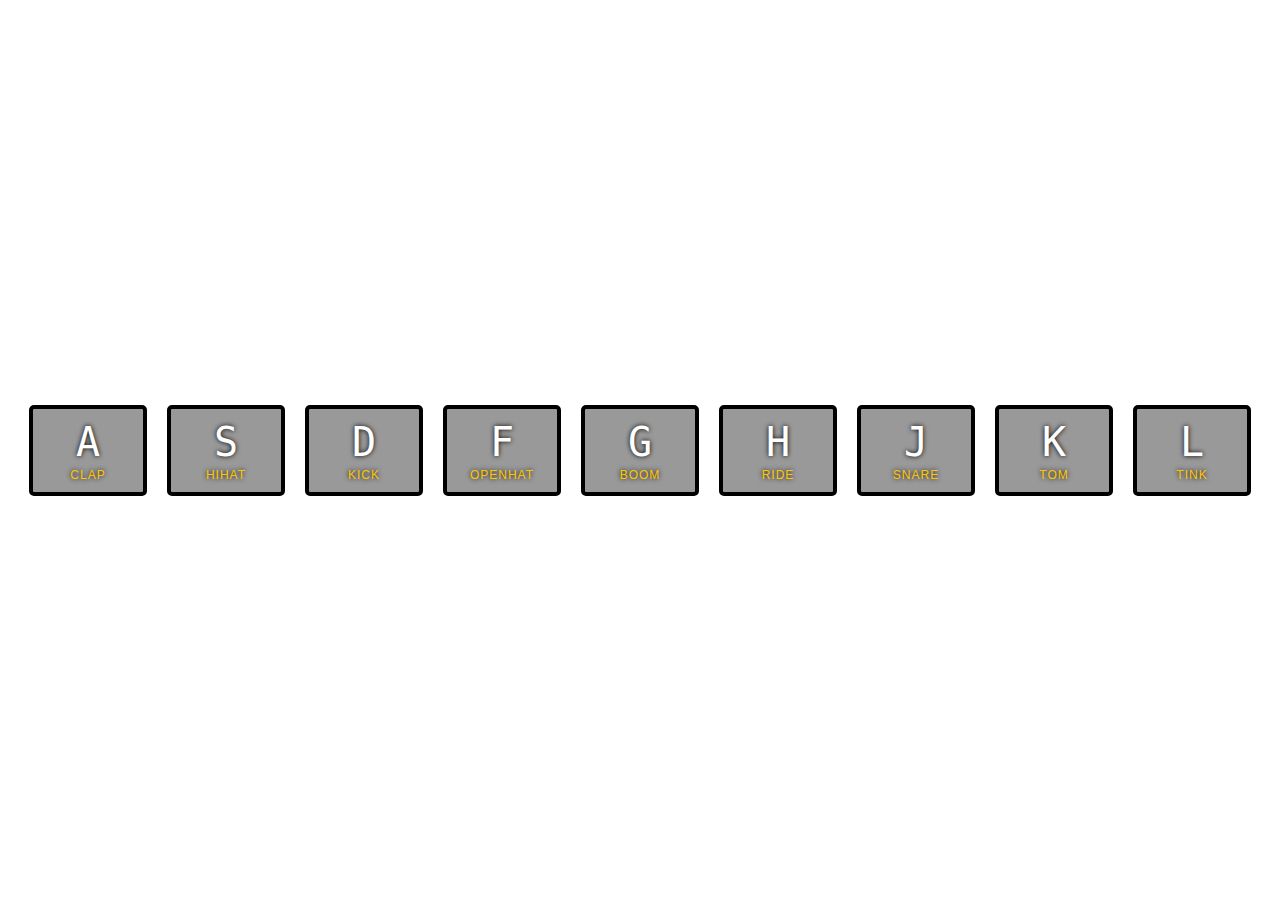
<file: 01 - JavaScript Drum Kit/index.html>
<!DOCTYPE html>
<html lang="en">
<head>
  <meta charset="UTF-8">
  <title>JS Drum Kit</title>
  <link rel="stylesheet" href="style.css">
</head>
<body>


  <div class="keys">
    <div data-key="65" class="key">
      <kbd>A</kbd>
      <span class="sound">clap</span>
    </div>
    <div data-key="83" class="key">
      <kbd>S</kbd>
      <span class="sound">hihat</span>
    </div>
    <div data-key="68" class="key">
      <kbd>D</kbd>
      <span class="sound">kick</span>
    </div>
    <div data-key="70" class="key">
      <kbd>F</kbd>
      <span class="sound">openhat</span>
    </div>
    <div data-key="71" class="key">
      <kbd>G</kbd>
      <span class="sound">boom</span>
    </div>
    <div data-key="72" class="key">
      <kbd>H</kbd>
      <span class="sound">ride</span>
    </div>
    <div data-key="74" class="key">
      <kbd>J</kbd>
      <span class="sound">snare</span>
    </div>
    <div data-key="75" class="key">
      <kbd>K</kbd>
      <span class="sound">tom</span>
    </div>
    <div data-key="76" class="key">
      <kbd>L</kbd>
      <span class="sound">tink</span>
    </div>
  </div>

  <audio data-key="65" src="sounds/clap.wav"></audio>
  <audio data-key="83" src="sounds/hihat.wav"></audio>
  <audio data-key="68" src="sounds/kick.wav"></audio>
  <audio data-key="70" src="sounds/openhat.wav"></audio>
  <audio data-key="71" src="sounds/boom.wav"></audio>
  <audio data-key="72" src="sounds/ride.wav"></audio>
  <audio data-key="74" src="sounds/snare.wav"></audio>
  <audio data-key="75" src="sounds/tom.wav"></audio>
  <audio data-key="76" src="sounds/tink.wav"></audio>

<script>

    function playSound(e) {
      const audio = document.querySelector(`audio[data-key="${e.keyCode}"]`);
      const key = document.querySelector(`.key[data-key="${e.keyCode}"]`);

      if(!audio) return; // stop the function from running all together
      
      audio.currentTime = 0; // rewind to the start
      audio.play();

      key.classList.add('playing');
    }

    function removeTransition(e) {
      if (e.propertyName !== 'transform') return; // skip it if it's not a transform
      this.classList.remove('playing');

    }

    const keys = document.querySelectorAll('.key');
    keys.forEach(key => key.addEventListener('transitionend', removeTransition))
    window.addEventListener('keydown', playSound);


</script>


</body>
</html>
</file>
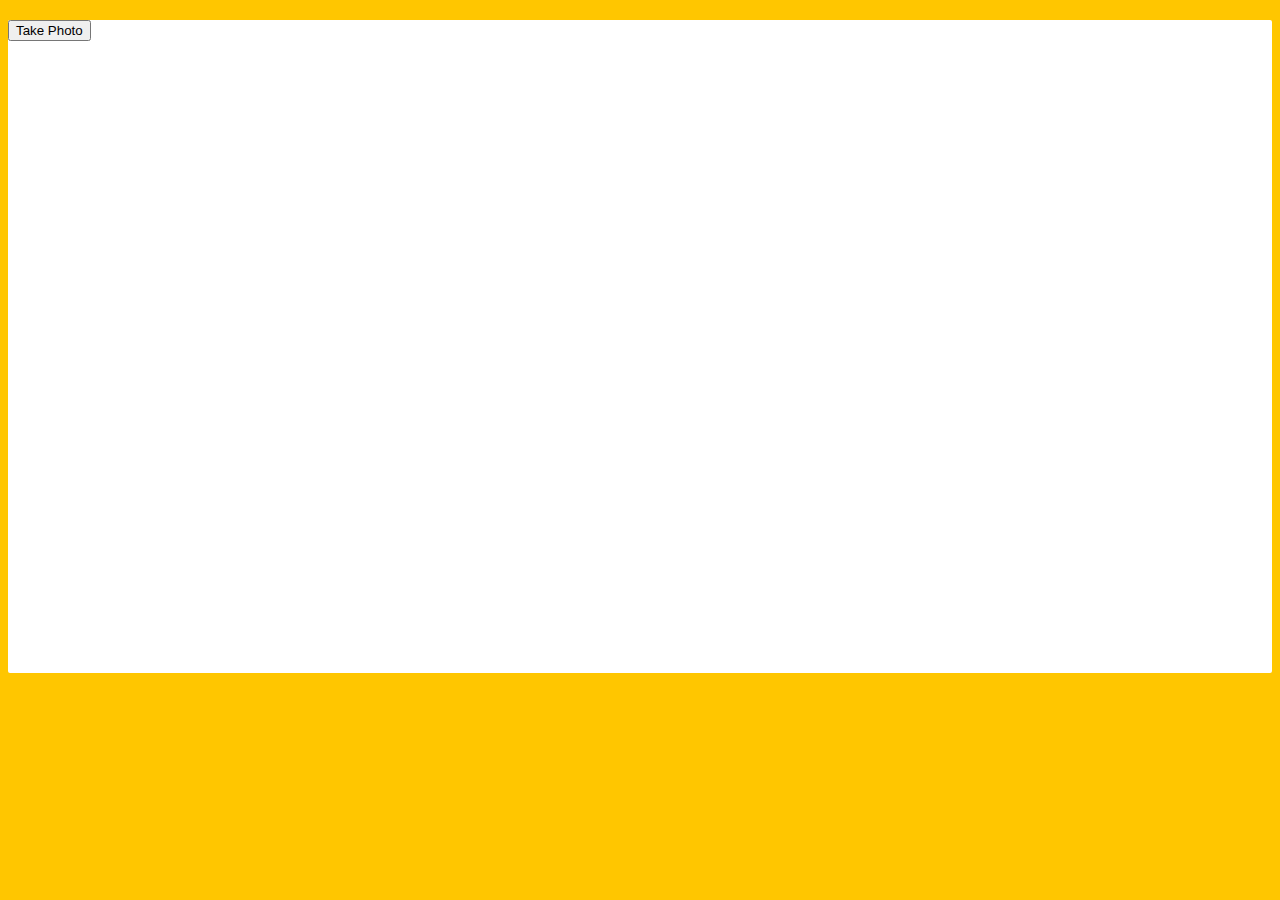
<file: 19 - Webcam Fun/index.html>
<!DOCTYPE html>
<html lang="en">
<head>
  <meta charset="UTF-8">
  <title>Get User Media Code Along!</title>
  <link rel="stylesheet" href="style.css">
</head>
<body>

  <div class="photobooth">
    <div class="controls">
      <button onClick="takePhoto()">Take Photo</button>
<!--       <div class="rgb">
        <label for="rmin">Red Min:</label>
        <input type="range" min=0 max=255 name="rmin">
        <label for="rmax">Red Max:</label>
        <input type="range" min=0 max=255 name="rmax">

        <br>

        <label for="gmin">Green Min:</label>
        <input type="range" min=0 max=255 name="gmin">
        <label for="gmax">Green Max:</label>
        <input type="range" min=0 max=255 name="gmax">

        <br>

        <label for="bmin">Blue Min:</label>
        <input type="range" min=0 max=255 name="bmin">
        <label for="bmax">Blue Max:</label>
        <input type="range" min=0 max=255 name="bmax">
      </div> -->
    </div>

    <canvas class="photo"></canvas>
    <video class="player"></video>
    <div class="strip"></div>
  </div>

  <audio class="snap" src="https://wesbos.com/demos/photobooth/snap.mp3" hidden></audio>

  <script src="scripts.js"></script>

</body>
</html>
</file>
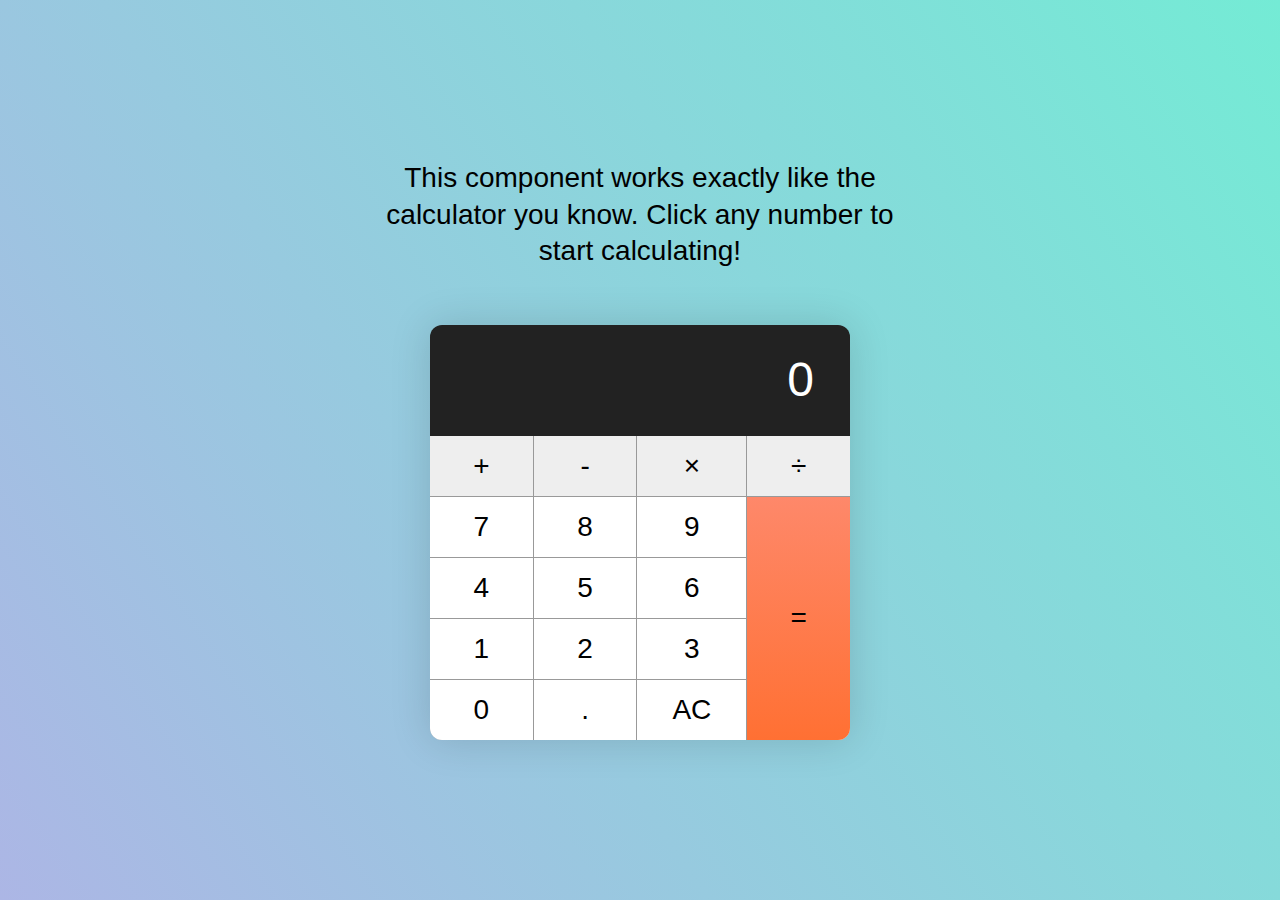
<file: calculator/index.html>
<!doctype html>

<html lang="pt_br">
<head>
  <meta charset="utf-8">

  <title>Calculator</title>
  <meta name="description" content="Calculator">
  <meta name="author" content="Andre Dias">

  <link rel="stylesheet" href="css/index.css">

</head>

<body>
    <div class="container">
        <p>
          This component works exactly like the calculator you know. Click any number to start calculating!
        </p>
        <div class="calculator">
          <div class="calculator__display">0</div>
    
          <div class="calculator__keys">
            <button class="key--operator" data-action="add">+</button>
            <button class="key--operator" data-action="subtract">-</button>
            <button class="key--operator" data-action="multiply">&times;</button>
            <button class="key--operator" data-action="divide">÷</button>
            <button>7</button>
            <button>8</button>
            <button>9</button>
            <button>4</button>
            <button>5</button>
            <button>6</button>
            <button>1</button>
            <button>2</button>
            <button>3</button>
            <button>0</button>
            <button data-action="decimal">.</button>
            <button data-action="clear">AC</button>
            <button class="key--equal" data-action="calculate">=</button>
          </div>
        </div>
      </div>


    <script src="js/index.js"></script>
</body>
</html>
</file>
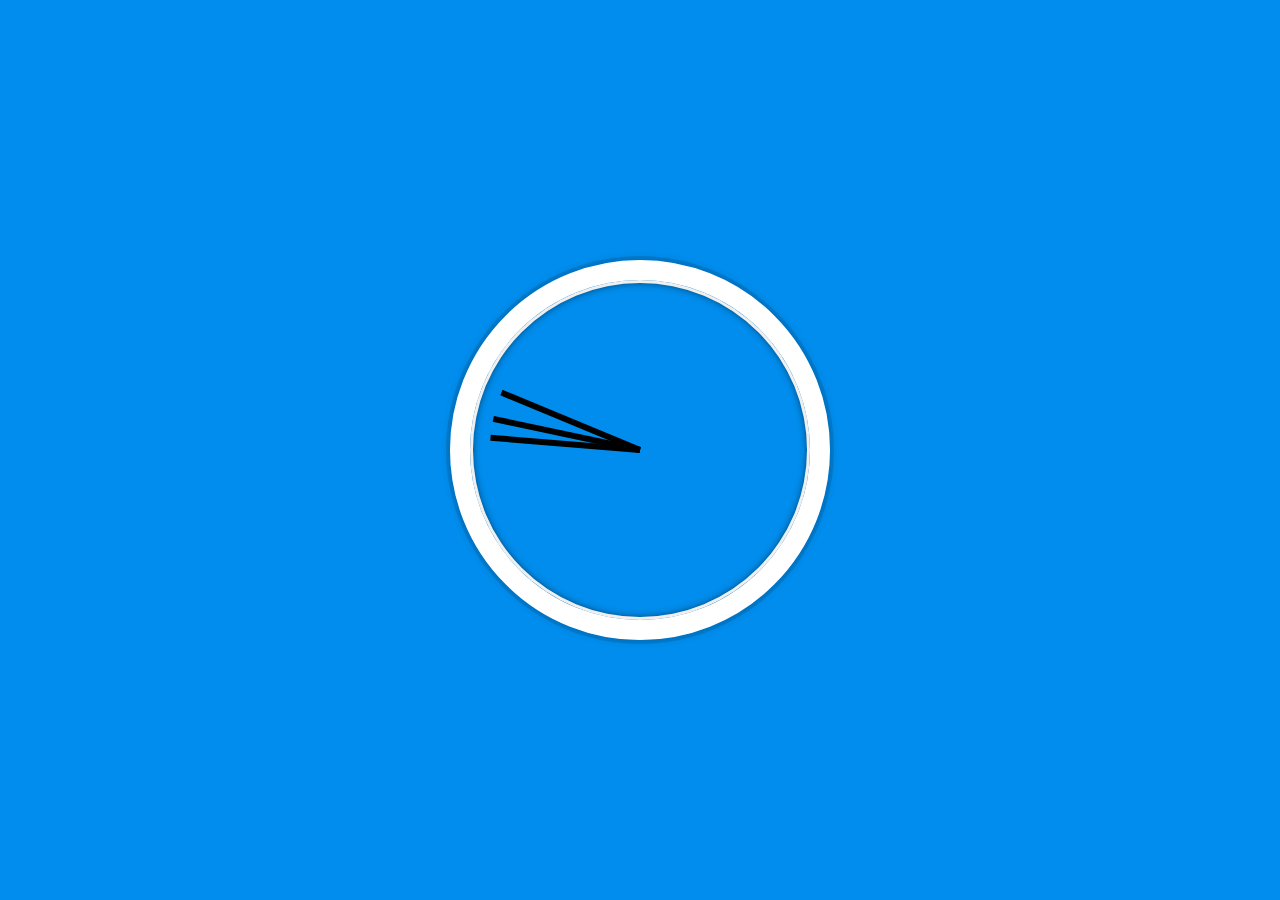
<file: 02 - JS and CSS Clock/index-FINISHED.html>
<!DOCTYPE html>
<html lang="en">
<head>
  <meta charset="UTF-8">
  <title>JS + CSS Clock</title>
</head>
<body>


    <div class="clock">
      <div class="clock-face">
        <div class="hand hour-hand"></div>
        <div class="hand min-hand"></div>
        <div class="hand second-hand"></div>
      </div>
    </div>


  <style>
    html {
      background: #018DED url(https://unsplash.it/1500/1000?image=881&blur=5);
      background-size: cover;
      font-family: 'helvetica neue';
      text-align: center;
      font-size: 10px;
    }

    body {
      margin: 0;
      font-size: 2rem;
      display: flex;
      flex: 1;
      min-height: 100vh;
      align-items: center;
    }

    .clock {
      width: 30rem;
      height: 30rem;
      border: 20px solid white;
      border-radius: 50%;
      margin: 50px auto;
      position: relative;
      padding: 2rem;
      box-shadow:
        0 0 0 4px rgba(0,0,0,0.1),
        inset 0 0 0 3px #EFEFEF,
        inset 0 0 10px black,
        0 0 10px rgba(0,0,0,0.2);
    }

    .clock-face {
      position: relative;
      width: 100%;
      height: 100%;
      transform: translateY(-3px); /* account for the height of the clock hands */
    }

    .hand {
      width: 50%;
      height: 6px;
      background: black;
      position: absolute;
      top: 50%;
      transform-origin: 100%;
      transform: rotate(90deg);
      transition: all 0.05s;
      transition-timing-function: cubic-bezier(0.1, 2.7, 0.58, 1);
    }
</style>

<script>
  const secondHand = document.querySelector('.second-hand');
  const minsHand = document.querySelector('.min-hand');
  const hourHand = document.querySelector('.hour-hand');

  function setDate() {
    const now = new Date();

    const seconds = now.getSeconds();
    const secondsDegrees = ((seconds / 60) * 360) + 90;
    secondHand.style.transform = `rotate(${secondsDegrees}deg)`;

    const mins = now.getMinutes();
    const minsDegrees = ((mins / 60) * 360) + ((seconds/60)*6) + 90;
    minsHand.style.transform = `rotate(${minsDegrees}deg)`;

    const hour = now.getHours();
    const hourDegrees = ((hour / 12) * 360) + ((mins/60)*30) + 90;
    hourHand.style.transform = `rotate(${hourDegrees}deg)`;
  }

  setInterval(setDate, 1000);

  setDate();

</script>
</body>
</html>
</file>
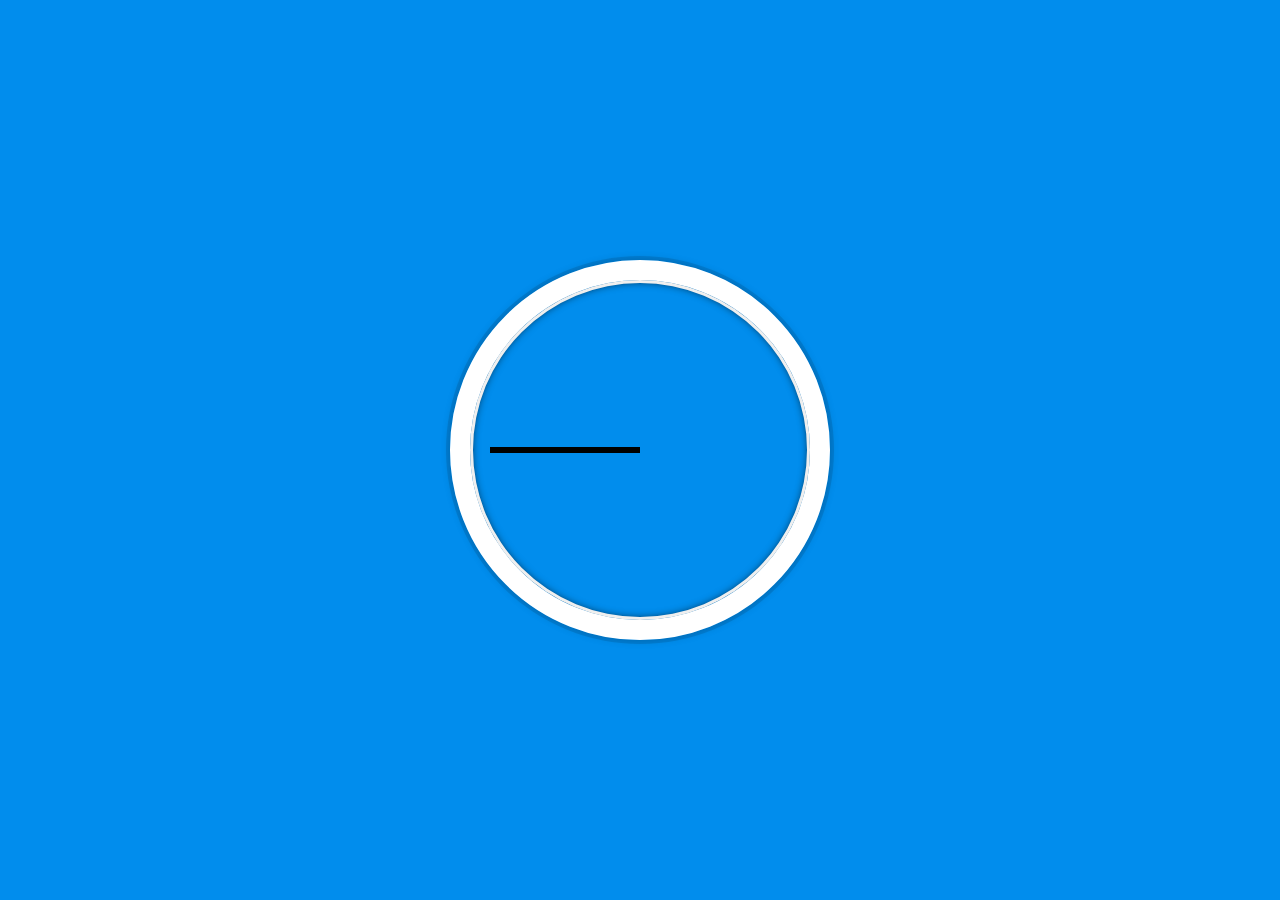
<file: 02 - JS and CSS Clock/index-START.html>
<!DOCTYPE html>
<html lang="en">
<head>
  <meta charset="UTF-8">
  <title>JS + CSS Clock</title>
</head>
<body>


    <div class="clock">
      <div class="clock-face">
        <div class="hand hour-hand"></div>
        <div class="hand min-hand"></div>
        <div class="hand second-hand"></div>
      </div>
    </div>


  <style>
    html {
      background: #018DED url(http://unsplash.it/1500/1000?image=881&blur=5);
      background-size: cover;
      font-family: 'helvetica neue';
      text-align: center;
      font-size: 10px;
    }

    body {
      margin: 0;
      font-size: 2rem;
      display: flex;
      flex: 1;
      min-height: 100vh;
      align-items: center;
    }

    .clock {
      width: 30rem;
      height: 30rem;
      border: 20px solid white;
      border-radius: 50%;
      margin: 50px auto;
      position: relative;
      padding: 2rem;
      box-shadow:
        0 0 0 4px rgba(0,0,0,0.1),
        inset 0 0 0 3px #EFEFEF,
        inset 0 0 10px black,
        0 0 10px rgba(0,0,0,0.2);
    }

    .clock-face {
      position: relative;
      width: 100%;
      height: 100%;
      transform: translateY(-3px); /* account for the height of the clock hands */
    }

    .hand {
      width: 50%;
      height: 6px;
      background: black;
      position: absolute;
      top: 50%;
    }

  </style>

  <script>


  </script>
</body>
</html>
</file>
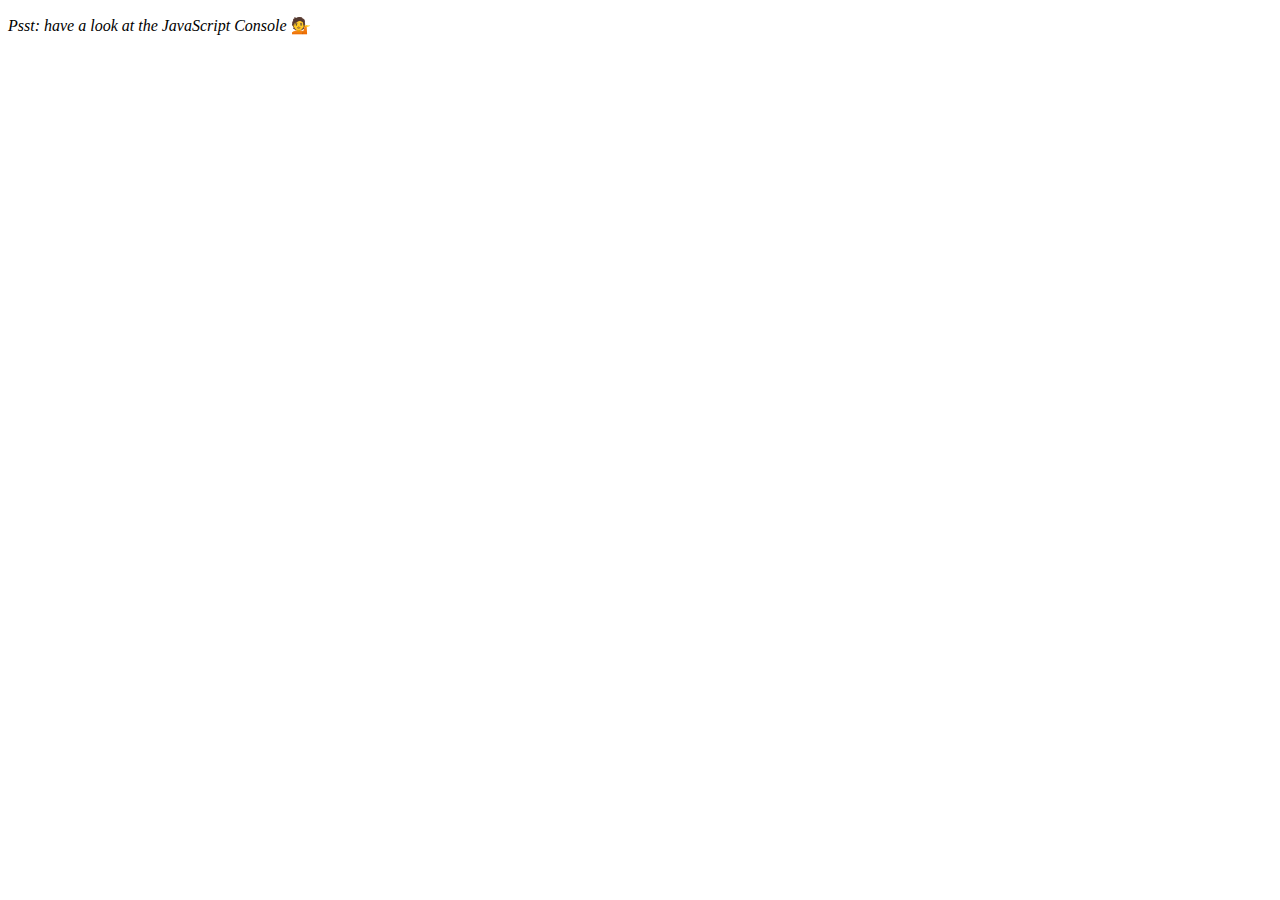
<file: 04 - Array Cardio Day 1/index-FINISHED.html>
<!DOCTYPE html>
<html lang="en">
<head>
  <meta charset="UTF-8">
  <title>Array Cardio 💪</title>
</head>
<body>
  <p><em>Psst: have a look at the JavaScript Console</em> 💁</p>
  <script>
    // Get your shorts on - this is an array workout!
    // ## Array Cardio Day 1

    // Some data we can work with

    const inventors = [
      { first: 'Albert', last: 'Einstein', year: 1879, passed: 1955 },
      { first: 'Isaac', last: 'Newton', year: 1643, passed: 1727 },
      { first: 'Galileo', last: 'Galilei', year: 1564, passed: 1642 },
      { first: 'Marie', last: 'Curie', year: 1867, passed: 1934 },
      { first: 'Johannes', last: 'Kepler', year: 1571, passed: 1630 },
      { first: 'Nicolaus', last: 'Copernicus', year: 1473, passed: 1543 },
      { first: 'Max', last: 'Planck', year: 1858, passed: 1947 },
      { first: 'Katherine', last: 'Blodgett', year: 1898, passed: 1979 },
      { first: 'Ada', last: 'Lovelace', year: 1815, passed: 1852 },
      { first: 'Sarah E.', last: 'Goode', year: 1855, passed: 1905 },
      { first: 'Lise', last: 'Meitner', year: 1878, passed: 1968 },
      { first: 'Hanna', last: 'Hammarström', year: 1829, passed: 1909 }
    ];

    const people = ['Beck, Glenn', 'Becker, Carl', 'Beckett, Samuel', 'Beddoes, Mick', 'Beecher, Henry', 'Beethoven, Ludwig', 'Begin, Menachem', 'Belloc, Hilaire', 'Bellow, Saul', 'Benchley, Robert', 'Benenson, Peter', 'Ben-Gurion, David', 'Benjamin, Walter', 'Benn, Tony', 'Bennington, Chester', 'Benson, Leana', 'Bent, Silas', 'Bentsen, Lloyd', 'Berger, Ric', 'Bergman, Ingmar', 'Berio, Luciano', 'Berle, Milton', 'Berlin, Irving', 'Berne, Eric', 'Bernhard, Sandra', 'Berra, Yogi', 'Berry, Halle', 'Berry, Wendell', 'Bethea, Erin', 'Bevan, Aneurin', 'Bevel, Ken', 'Biden, Joseph', 'Bierce, Ambrose', 'Biko, Steve', 'Billings, Josh', 'Biondo, Frank', 'Birrell, Augustine', 'Black Elk', 'Blair, Robert', 'Blair, Tony', 'Blake, William'];

    // Array.prototype.filter()
    // 1. Filter the list of inventors for those who were born in the 1500's
    const fifteen = inventors.filter(inventor => (inventor.year >= 1500 && inventor.year < 1600));

    console.table(fifteen);

    // Array.prototype.map()
    // 2. Give us an array of the inventor first and last names
    const fullNames = inventors.map(inventor => `${inventor.first} ${inventor.last}`);
    console.log(fullNames);

    // Array.prototype.sort()
    // 3. Sort the inventors by birthdate, oldest to youngest
    // const ordered = inventors.sort(function(a, b) {
    //   if(a.year > b.year) {
    //     return 1;
    //   } else {
    //     return -1;
    //   }
    // });

    const ordered = inventors.sort((a, b) => a.year > b.year ? 1 : -1);
    console.table(ordered);

    // Array.prototype.reduce()
    // 4. How many years did all the inventors live?
    const totalYears = inventors.reduce((total, inventor) => {
      return total + (inventor.passed - inventor.year);
    }, 0);

    console.log(totalYears);

    // 5. Sort the inventors by years lived
    const oldest = inventors.sort(function(a, b) {
      const lastInventor = a.passed - a.year;
      const nextInventor = b.passed - b.year;
      return lastInventor > nextInventor ? -1 : 1;
    });
    console.table(oldest);

    // 6. create a list of Boulevards in Paris that contain 'de' anywhere in the name
    // https://en.wikipedia.org/wiki/Category:Boulevards_in_Paris

    // const category = document.querySelector('.mw-category');
    // const links = Array.from(category.querySelectorAll('a'));
    // const de = links
    //             .map(link => link.textContent)
    //             .filter(streetName => streetName.includes('de'));

    // 7. sort Exercise
    // Sort the people alphabetically by last name
    const alpha = people.sort((lastOne, nextOne) => {
      const [aLast, aFirst] = lastOne.split(', ');
      const [bLast, bFirst] = nextOne.split(', ');
      return aLast > bLast ? 1 : -1;
    });
    console.log(alpha);

    // 8. Reduce Exercise
    // Sum up the instances of each of these
    const data = ['car', 'car', 'truck', 'truck', 'bike', 'walk', 'car', 'van', 'bike', 'walk', 'car', 'van', 'car', 'truck', 'pogostick'];

    const transportation = data.reduce(function(obj, item) {
      if (!obj[item]) {
        obj[item] = 0;
      }
      obj[item]++;
      return obj;
    }, {});

    console.log(transportation);

  </script>
</body>
</html>
</file>
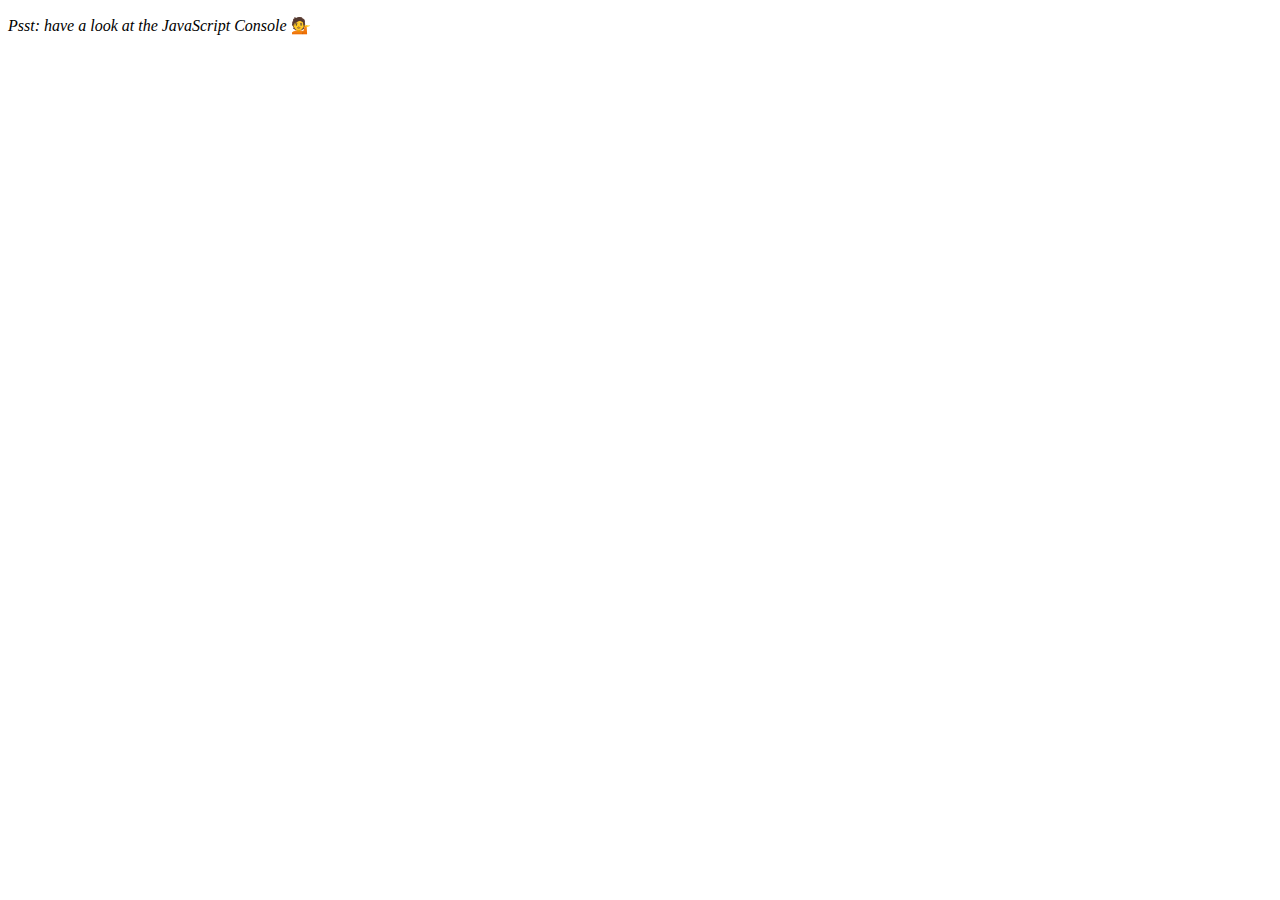
<file: 04 - Array Cardio Day 1/index-START.html>
<!DOCTYPE html>
<html lang="en">
<head>
  <meta charset="UTF-8">
  <title>Array Cardio 💪</title>
</head>
<body>
  <p><em>Psst: have a look at the JavaScript Console</em> 💁</p>
  <script>
    // Get your shorts on - this is an array workout!
    // ## Array Cardio Day 1

    // Some data we can work with

    const inventors = [
      { first: 'Albert', last: 'Einstein', year: 1879, passed: 1955 },
      { first: 'Isaac', last: 'Newton', year: 1643, passed: 1727 },
      { first: 'Galileo', last: 'Galilei', year: 1564, passed: 1642 },
      { first: 'Marie', last: 'Curie', year: 1867, passed: 1934 },
      { first: 'Johannes', last: 'Kepler', year: 1571, passed: 1630 },
      { first: 'Nicolaus', last: 'Copernicus', year: 1473, passed: 1543 },
      { first: 'Max', last: 'Planck', year: 1858, passed: 1947 },
      { first: 'Katherine', last: 'Blodgett', year: 1898, passed: 1979 },
      { first: 'Ada', last: 'Lovelace', year: 1815, passed: 1852 },
      { first: 'Sarah E.', last: 'Goode', year: 1855, passed: 1905 },
      { first: 'Lise', last: 'Meitner', year: 1878, passed: 1968 },
      { first: 'Hanna', last: 'Hammarström', year: 1829, passed: 1909 }
    ];

    const people = ['Beck, Glenn', 'Becker, Carl', 'Beckett, Samuel', 'Beddoes, Mick', 'Beecher, Henry', 'Beethoven, Ludwig', 'Begin, Menachem', 'Belloc, Hilaire', 'Bellow, Saul', 'Benchley, Robert', 'Benenson, Peter', 'Ben-Gurion, David', 'Benjamin, Walter', 'Benn, Tony', 'Bennington, Chester', 'Benson, Leana', 'Bent, Silas', 'Bentsen, Lloyd', 'Berger, Ric', 'Bergman, Ingmar', 'Berio, Luciano', 'Berle, Milton', 'Berlin, Irving', 'Berne, Eric', 'Bernhard, Sandra', 'Berra, Yogi', 'Berry, Halle', 'Berry, Wendell', 'Bethea, Erin', 'Bevan, Aneurin', 'Bevel, Ken', 'Biden, Joseph', 'Bierce, Ambrose', 'Biko, Steve', 'Billings, Josh', 'Biondo, Frank', 'Birrell, Augustine', 'Black, Elk', 'Blair, Robert', 'Blair, Tony', 'Blake, William'];

    // Array.prototype.filter()
    // 1. Filter the list of inventors for those who were born in the 1500's

    // Array.prototype.map()
    // 2. Give us an array of the inventors first and last names

    // Array.prototype.sort()
    // 3. Sort the inventors by birthdate, oldest to youngest

    // Array.prototype.reduce()
    // 4. How many years did all the inventors live all together?

    // 5. Sort the inventors by years lived

    // 6. create a list of Boulevards in Paris that contain 'de' anywhere in the name
    // https://en.wikipedia.org/wiki/Category:Boulevards_in_Paris


    // 7. sort Exercise
    // Sort the people alphabetically by last name

    // 8. Reduce Exercise
    // Sum up the instances of each of these
    const data = ['car', 'car', 'truck', 'truck', 'bike', 'walk', 'car', 'van', 'bike', 'walk', 'car', 'van', 'car', 'truck' ];

  </script>
</body>
</html>
</file>
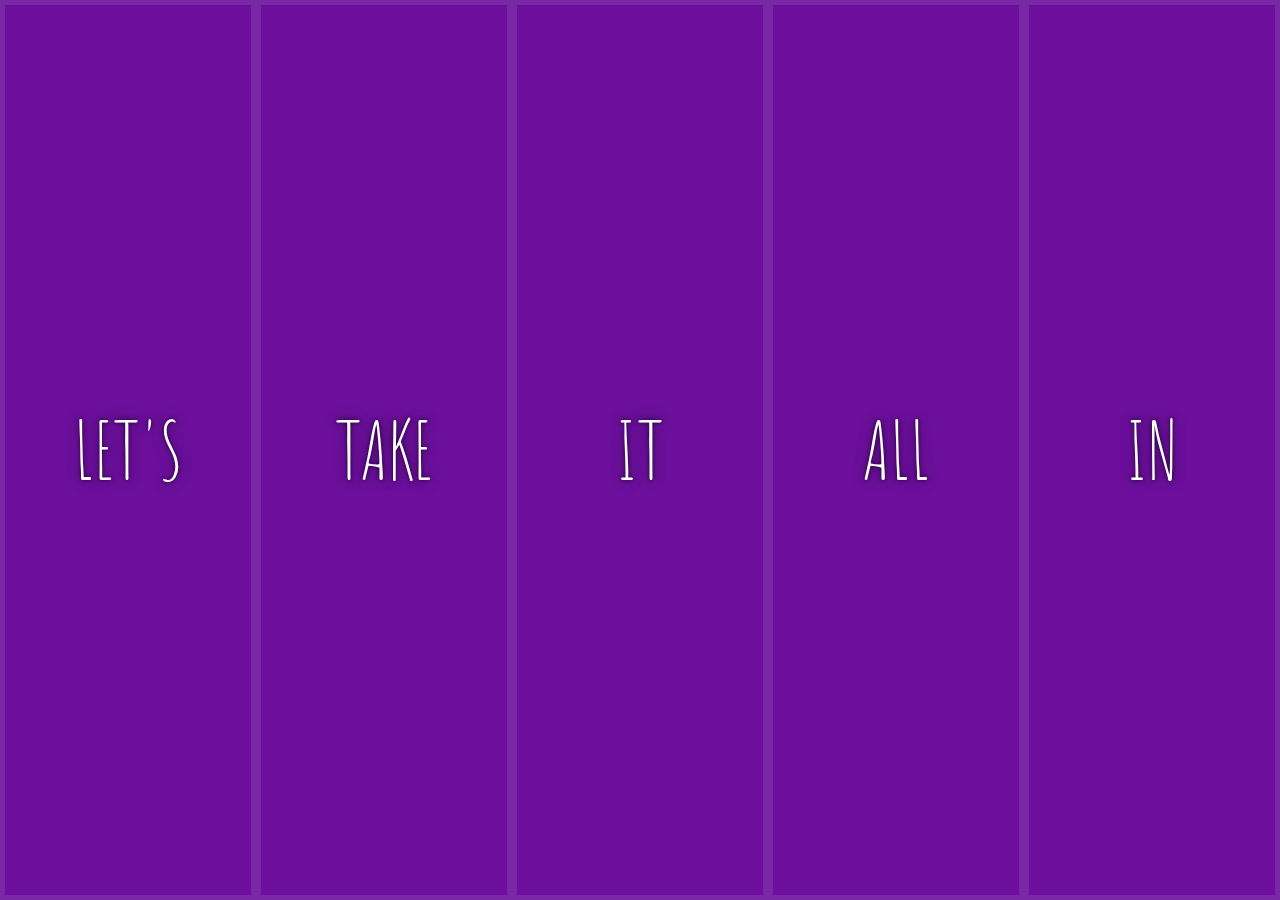
<file: 05 - Flex Panel Gallery/index-FINISHED.html>
<!DOCTYPE html>
<html lang="en">
<head>
  <meta charset="UTF-8">
  <title>Flex Panels 💪</title>
  <link href='https://fonts.googleapis.com/css?family=Amatic+SC' rel='stylesheet' type='text/css'>
</head>
<body>
  <style>
    html {
      box-sizing: border-box;
      background: #ffc600;
      font-family: 'helvetica neue';
      font-size: 20px;
      font-weight: 200;
    }
    
    body {
      margin: 0;
    }
    
    *, *:before, *:after {
      box-sizing: inherit;
    }

    .panels {
      min-height: 100vh;
      overflow: hidden;
      display: flex;
    }

    .panel {
      background: #6B0F9C;
      box-shadow: inset 0 0 0 5px rgba(255,255,255,0.1);
      color: white;
      text-align: center;
      align-items: center;
      /* Safari transitionend event.propertyName === flex */
      /* Chrome + FF transitionend event.propertyName === flex-grow */
      transition:
        font-size 0.7s cubic-bezier(0.61,-0.19, 0.7,-0.11),
        flex 0.7s cubic-bezier(0.61,-0.19, 0.7,-0.11),
        background 0.2s;
      font-size: 20px;
      background-size: cover;
      background-position: center;
      flex: 1;
      justify-content: center;
      display: flex;
      flex-direction: column;
    }

    .panel1 { background-image:url(https://source.unsplash.com/gYl-UtwNg_I/1500x1500); }
    .panel2 { background-image:url(https://source.unsplash.com/rFKUFzjPYiQ/1500x1500); }
    .panel3 { background-image:url(https://images.unsplash.com/photo-1465188162913-8fb5709d6d57?ixlib=rb-0.3.5&q=80&fm=jpg&crop=faces&cs=tinysrgb&w=1500&h=1500&fit=crop&s=967e8a713a4e395260793fc8c802901d); }
    .panel4 { background-image:url(https://source.unsplash.com/ITjiVXcwVng/1500x1500); }
    .panel5 { background-image:url(https://source.unsplash.com/3MNzGlQM7qs/1500x1500); }

    /* Flex Items */
    .panel > * {
      margin: 0;
      width: 100%;
      transition: transform 0.5s;
      flex: 1 0 auto;
      display: flex;
      justify-content: center;
      align-items: center;
    }

    .panel > *:first-child { transform: translateY(-100%); }
    .panel.open-active > *:first-child { transform: translateY(0); }
    .panel > *:last-child { transform: translateY(100%); }
    .panel.open-active > *:last-child { transform: translateY(0); }

    .panel p {
      text-transform: uppercase;
      font-family: 'Amatic SC', cursive;
      text-shadow: 0 0 4px rgba(0, 0, 0, 0.72), 0 0 14px rgba(0, 0, 0, 0.45);
      font-size: 2em;
    }
    
    .panel p:nth-child(2) {
      font-size: 4em;
    }

    .panel.open {
      flex: 5;
      font-size: 40px;
    }
    
    @media only screen and (max-width: 600px) {
      .panel p {
        font-size: 1em;
      }
    }
  </style>


  <div class="panels">
    <div class="panel panel1">
      <p>Hey</p>
      <p>Let's</p>
      <p>Dance</p>
    </div>
    <div class="panel panel2">
      <p>Give</p>
      <p>Take</p>
      <p>Receive</p>
    </div>
    <div class="panel panel3">
      <p>Experience</p>
      <p>It</p>
      <p>Today</p>
    </div>
    <div class="panel panel4">
      <p>Give</p>
      <p>All</p>
      <p>You can</p>
    </div>
    <div class="panel panel5">
      <p>Life</p>
      <p>In</p>
      <p>Motion</p>
    </div>
  </div>

  <script>
    const panels = document.querySelectorAll('.panel');

    function toggleOpen() {
      console.log('Hello');
      this.classList.toggle('open');
    }

    function toggleActive(e) {
      console.log(e.propertyName);
      if (e.propertyName.includes('flex')) {
        this.classList.toggle('open-active');
      }
    }

    panels.forEach(panel => panel.addEventListener('click', toggleOpen));
    panels.forEach(panel => panel.addEventListener('transitionend', toggleActive));
  </script>

</body>
</html>
</file>
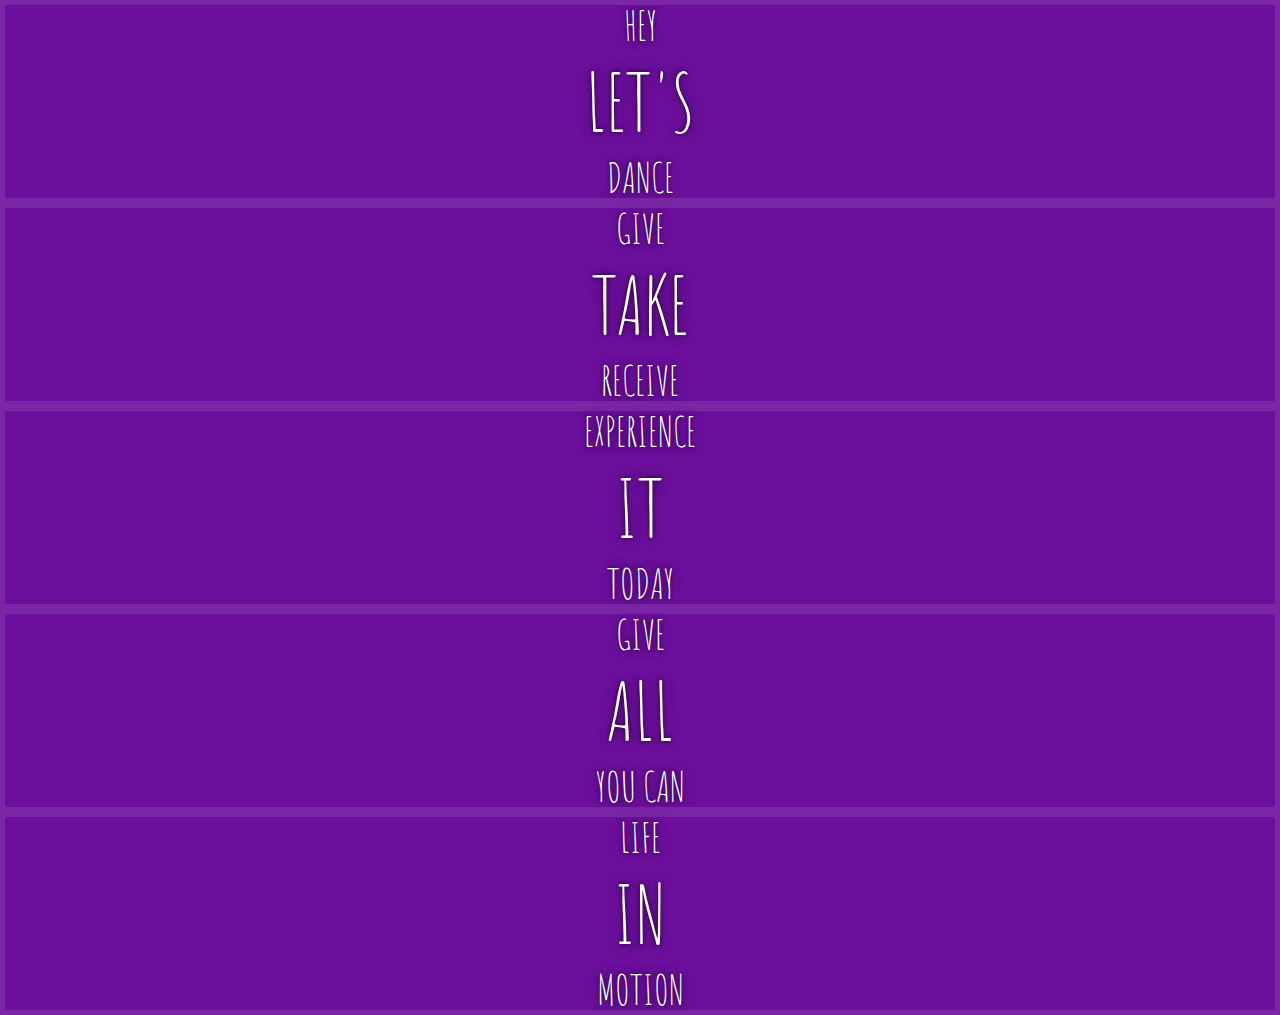
<file: 05 - Flex Panel Gallery/index-START.html>
<!DOCTYPE html>
<html lang="en">
<head>
  <meta charset="UTF-8">
  <title>Flex Panels 💪</title>
  <link href='https://fonts.googleapis.com/css?family=Amatic+SC' rel='stylesheet' type='text/css'>
</head>
<body>
  <style>
    html {
      box-sizing: border-box;
      background: #ffc600;
      font-family: 'helvetica neue';
      font-size: 20px;
      font-weight: 200;
    }
    
    body {
      margin: 0;
    }
    
    *, *:before, *:after {
      box-sizing: inherit;
    }

    .panels {
      min-height: 100vh;
      overflow: hidden;
    }

    .panel {
      background: #6B0F9C;
      box-shadow: inset 0 0 0 5px rgba(255,255,255,0.1);
      color: white;
      text-align: center;
      align-items: center;
      /* Safari transitionend event.propertyName === flex */
      /* Chrome + FF transitionend event.propertyName === flex-grow */
      transition:
        font-size 0.7s cubic-bezier(0.61,-0.19, 0.7,-0.11),
        flex 0.7s cubic-bezier(0.61,-0.19, 0.7,-0.11),
        background 0.2s;
      font-size: 20px;
      background-size: cover;
      background-position: center;
    }

    .panel1 { background-image:url(https://source.unsplash.com/gYl-UtwNg_I/1500x1500); }
    .panel2 { background-image:url(https://source.unsplash.com/rFKUFzjPYiQ/1500x1500); }
    .panel3 { background-image:url(https://images.unsplash.com/photo-1465188162913-8fb5709d6d57?ixlib=rb-0.3.5&q=80&fm=jpg&crop=faces&cs=tinysrgb&w=1500&h=1500&fit=crop&s=967e8a713a4e395260793fc8c802901d); }
    .panel4 { background-image:url(https://source.unsplash.com/ITjiVXcwVng/1500x1500); }
    .panel5 { background-image:url(https://source.unsplash.com/3MNzGlQM7qs/1500x1500); }

    /* Flex Children */
    .panel > * {
      margin: 0;
      width: 100%;
      transition: transform 0.5s;
    }

    .panel p {
      text-transform: uppercase;
      font-family: 'Amatic SC', cursive;
      text-shadow: 0 0 4px rgba(0, 0, 0, 0.72), 0 0 14px rgba(0, 0, 0, 0.45);
      font-size: 2em;
    }
    
    .panel p:nth-child(2) {
      font-size: 4em;
    }

    .panel.open {
      font-size: 40px;
    }

  </style>


  <div class="panels">
    <div class="panel panel1">
      <p>Hey</p>
      <p>Let's</p>
      <p>Dance</p>
    </div>
    <div class="panel panel2">
      <p>Give</p>
      <p>Take</p>
      <p>Receive</p>
    </div>
    <div class="panel panel3">
      <p>Experience</p>
      <p>It</p>
      <p>Today</p>
    </div>
    <div class="panel panel4">
      <p>Give</p>
      <p>All</p>
      <p>You can</p>
    </div>
    <div class="panel panel5">
      <p>Life</p>
      <p>In</p>
      <p>Motion</p>
    </div>
  </div>

  <script>

  </script>



</body>
</html>
</file>
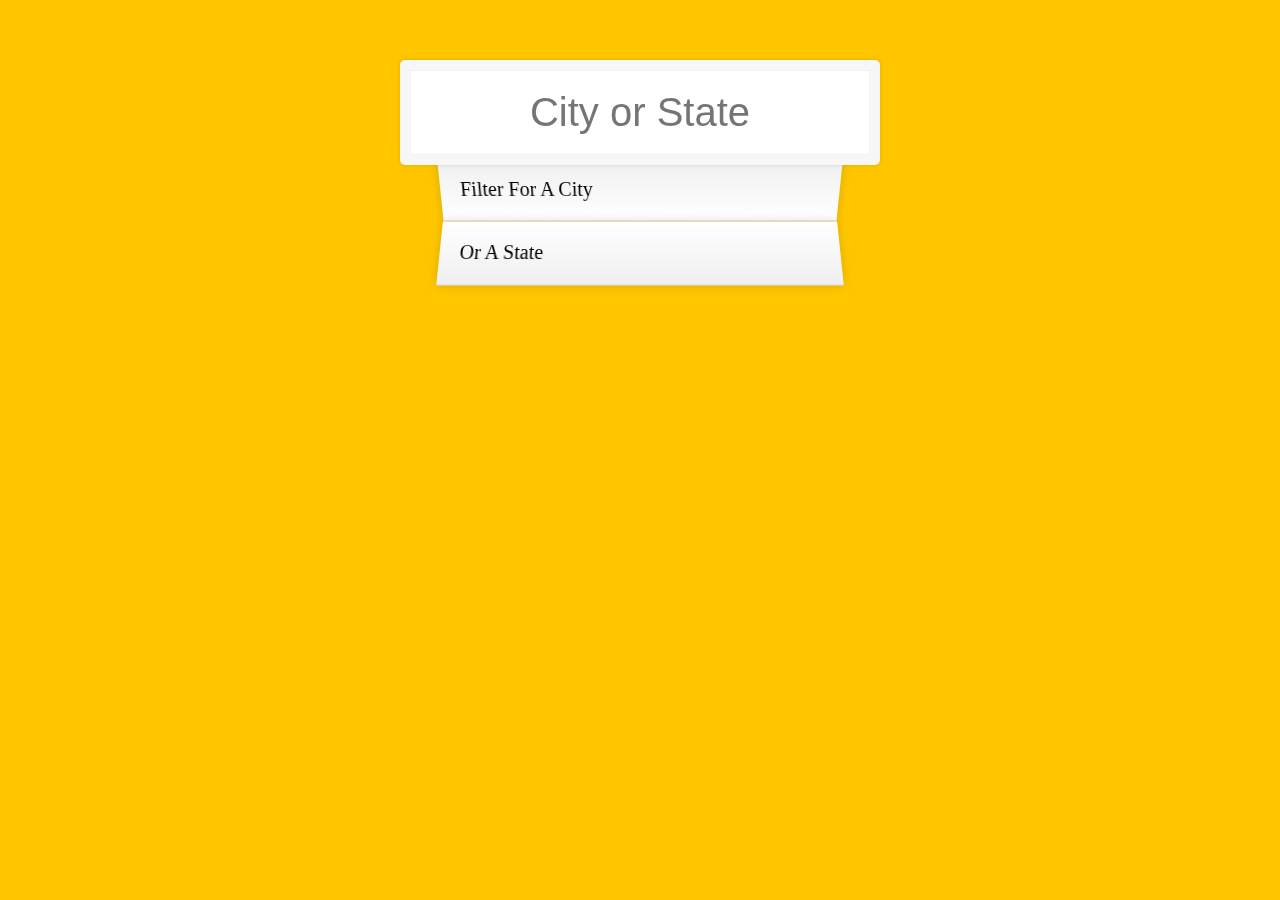
<file: 06 - Type Ahead/index-FINISHED.html>
<!DOCTYPE html>
<html lang="en">
<head>
  <meta charset="UTF-8">
  <title>Type Ahead 👀</title>
  <link rel="stylesheet" href="style.css">
</head>
<body>

  <form class="search-form">
    <input type="text" class="search" placeholder="City or State">
    <ul class="suggestions">
      <li>Filter for a city</li>
      <li>or a state</li>
    </ul>
  </form>
<script>
const endpoint = 'https://gist.githubusercontent.com/Miserlou/c5cd8364bf9b2420bb29/raw/2bf258763cdddd704f8ffd3ea9a3e81d25e2c6f6/cities.json';

const cities = [];
fetch(endpoint)
  .then(blob => blob.json())
  .then(data => cities.push(...data));

function findMatches(wordToMatch, cities) {
  return cities.filter(place => {
    // here we need to figure out if the city or state matches what was searched
    const regex = new RegExp(wordToMatch, 'gi');
    return place.city.match(regex) || place.state.match(regex)
  });
}

function numberWithCommas(x) {
  return x.toString().replace(/\B(?=(\d{3})+(?!\d))/g, ',');
}

function displayMatches() {
  const matchArray = findMatches(this.value, cities);
  const html = matchArray.map(place => {
    const regex = new RegExp(this.value, 'gi');
    const cityName = place.city.replace(regex, `<span class="hl">${this.value}</span>`);
    const stateName = place.state.replace(regex, `<span class="hl">${this.value}</span>`);
    return `
      <li>
        <span class="name">${cityName}, ${stateName}</span>
        <span class="population">${numberWithCommas(place.population)}</span>
      </li>
    `;
  }).join('');
  suggestions.innerHTML = html;
}

const searchInput = document.querySelector('.search');
const suggestions = document.querySelector('.suggestions');

searchInput.addEventListener('change', displayMatches);
searchInput.addEventListener('keyup', displayMatches);

</script>
  </body>
</html>
</file>
<file: 01 - JavaScript Drum Kit/style.css>
html {
  font-size: 10px;
  background: url(https://i.imgur.com/b9r5sEL.jpg) bottom center;
  background-size: cover;
}

body,html {
  margin: 0;
  padding: 0;
  font-family: sans-serif;
}

.keys {
  display: flex;
  flex: 1;
  min-height: 100vh;
  align-items: center;
  justify-content: center;
}

.key {
  border: .4rem solid black;
  border-radius: .5rem;
  margin: 1rem;
  font-size: 1.5rem;
  padding: 1rem .5rem;
  transition: all .07s ease;
  width: 10rem;
  text-align: center;
  color: white;
  background: rgba(0,0,0,0.4);
  text-shadow: 0 0 .5rem black;
}

.playing {
  transform: scale(1.1);
  border-color: #ffc600;
  box-shadow: 0 0 1rem #ffc600;
}

kbd {
  display: block;
  font-size: 4rem;
}

.sound {
  font-size: 1.2rem;
  text-transform: uppercase;
  letter-spacing: .1rem;
  color: #ffc600;
}
</file>
<file: 19 - Webcam Fun/style.css>
html {
  box-sizing: border-box;
}

*, *:before, *:after {
  box-sizing: inherit;
}

html {
  font-size: 10px;
  background: #ffc600;
}

.photobooth {
  background: white;
  max-width: 150rem;
  margin: 2rem auto;
  border-radius: 2px;
}

/*clearfix*/
.photobooth:after {
  content: '';
  display: block;
  clear: both;
}

.photo {
  width: 100%;
  float: left;
}

.player {
  position: absolute;
  top: 20px;
  right: 20px;
  width:200px;
}

/*
  Strip!
*/

.strip {
  padding: 2rem;
}

.strip img {
  width: 100px;
  overflow-x: scroll;
  padding: 0.8rem 0.8rem 2.5rem 0.8rem;
  box-shadow: 0 0 3px rgba(0,0,0,0.2);
  background: white;
}

.strip a:nth-child(5n+1) img { transform: rotate(10deg); }
.strip a:nth-child(5n+2) img { transform: rotate(-2deg); }
.strip a:nth-child(5n+3) img { transform: rotate(8deg); }
.strip a:nth-child(5n+4) img { transform: rotate(-11deg); }
.strip a:nth-child(5n+5) img { transform: rotate(12deg); }
</file>
<file: calculator/css/index.css>
html {
  box-sizing: border-box;
}

*,
*::before,
*::after {
  box-sizing: inherit;
}

body {
  margin: 0;
}

/* Responsive Images */

embed,
iframe,
img,
object,
video {
  max-width: 100%;
}

h1,
h2,
h3,
h4,
h5,
h6,
ul,
ol,
li,
p,
pre,
blockquote,
figure,
hr {
  margin: 0;
  padding-right: 0;
  padding-left: 0;
}

a {
  text-decoration: none;
}

a:focus {
  outline: none;
}

h1,
h2,
h3,
h4,
h5,
h6 {
  display: block;
}

/* Removes all decimals and discs from lists */

ol,
ul {
  list-style: none;
}

/* 
 * Completely resets form items
 * ----------------------------
 * Super hard reset that removes all borders
 * and radiuses of all form items (including
 * checkboxes and radios)
 */

input,
textarea,
button {
  border: 0;
  border-radius: 0;
  background-color: transparent;
  font-size: inherit;
  font-family: inherit;
  font-weight: inherit;
  outline: none;
  appearance: none;
  text-align: left;
}

input:hover,
input:active,
input:focus,
textarea:hover,
textarea:active,
textarea:focus,
button:hover,
button:active,
button:focus {
  outline: none;
}

:root {
  font-family: Helvetica, Arial, sans-serif;
}

html {
  font-size: 175%;
  font-weight: 300;
  line-height: 1.3;
}

body {
  align-items: center;
  background-image: linear-gradient(236deg, #74ebd5, #acb6e5);
  display: flex;
  height: 100vh;
  justify-content: center;
}

.container {
  max-width: 20em;
}

.container > p {
  text-align: center;
}

.calculator {
  border-radius: 12px;
  box-shadow: 0 0 40px 0px rgba(0, 0, 0, 0.15);
  margin-left: auto;
  margin-right: auto;
  margin-top: 2em;
  max-width: 15em;
  overflow: hidden;
}

.calculator__display {
  background-color: #222222;
  color: #fff;
  font-size: 1.714285714em;
  padding: 0.5em 0.75em;
  text-align: right;
}

.calculator__keys {
  background-color: #999;
  display: grid;
  grid-gap: 1px;
  grid-template-columns: repeat(4, 1fr);
}

.calculator__keys > * {
  background-color: #fff;
  padding: 0.5em 1.25em;
  position: relative;
  text-align: center;
}

.calculator__keys > *:active::before,
.calculator__keys > .is-depressed::before {
  background-color: rgba(0, 0, 0, 0.2);
  bottom: 0;
  box-shadow: 0 0 6px 0 rgba(0, 0, 0, 0.5) inset;
  content: "";
  left: 0;
  opacity: 0.3;
  position: absolute;
  right: 0;
  top: 0;
  z-index: 1;
}

.key--operator {
  background-color: #eee;
}

.key--equal {
  background-image: linear-gradient(to bottom, #fe886a, #ff7033);
  grid-column: -2;
  grid-row: 2 / span 4;
}
</file>
<file: 06 - Type Ahead/style.css>
html {
  box-sizing: border-box;
  background: #ffc600;
  font-family: 'helvetica neue';
  font-size: 20px;
  font-weight: 200;
}

*, *:before, *:after {
  box-sizing: inherit;
}

input {
  width: 100%;
  padding: 20px;
}

.search-form {
  max-width: 400px;
  margin: 50px auto;
}

input.search {
  margin: 0;
  text-align: center;
  outline: 0;
  border: 10px solid #F7F7F7;
  width: 120%;
  left: -10%;
  position: relative;
  top: 10px;
  z-index: 2;
  border-radius: 5px;
  font-size: 40px;
  box-shadow: 0 0 5px rgba(0, 0, 0, 0.12), inset 0 0 2px rgba(0, 0, 0, 0.19);
}

.suggestions {
  margin: 0;
  padding: 0;
  position: relative;
  /*perspective: 20px;*/
}

.suggestions li {
  background: white;
  list-style: none;
  border-bottom: 1px solid #D8D8D8;
  box-shadow: 0 0 10px rgba(0, 0, 0, 0.14);
  margin: 0;
  padding: 20px;
  transition: background 0.2s;
  display: flex;
  justify-content: space-between;
  text-transform: capitalize;
}

.suggestions li:nth-child(even) {
  transform: perspective(100px) rotateX(3deg) translateY(2px) scale(1.001);
  background: linear-gradient(to bottom,  #ffffff 0%,#EFEFEF 100%);
}

.suggestions li:nth-child(odd) {
  transform: perspective(100px) rotateX(-3deg) translateY(3px);
  background: linear-gradient(to top,  #ffffff 0%,#EFEFEF 100%);
}

span.population {
  font-size: 15px;
}

.hl {
  background: #ffc600;
}
</file>
